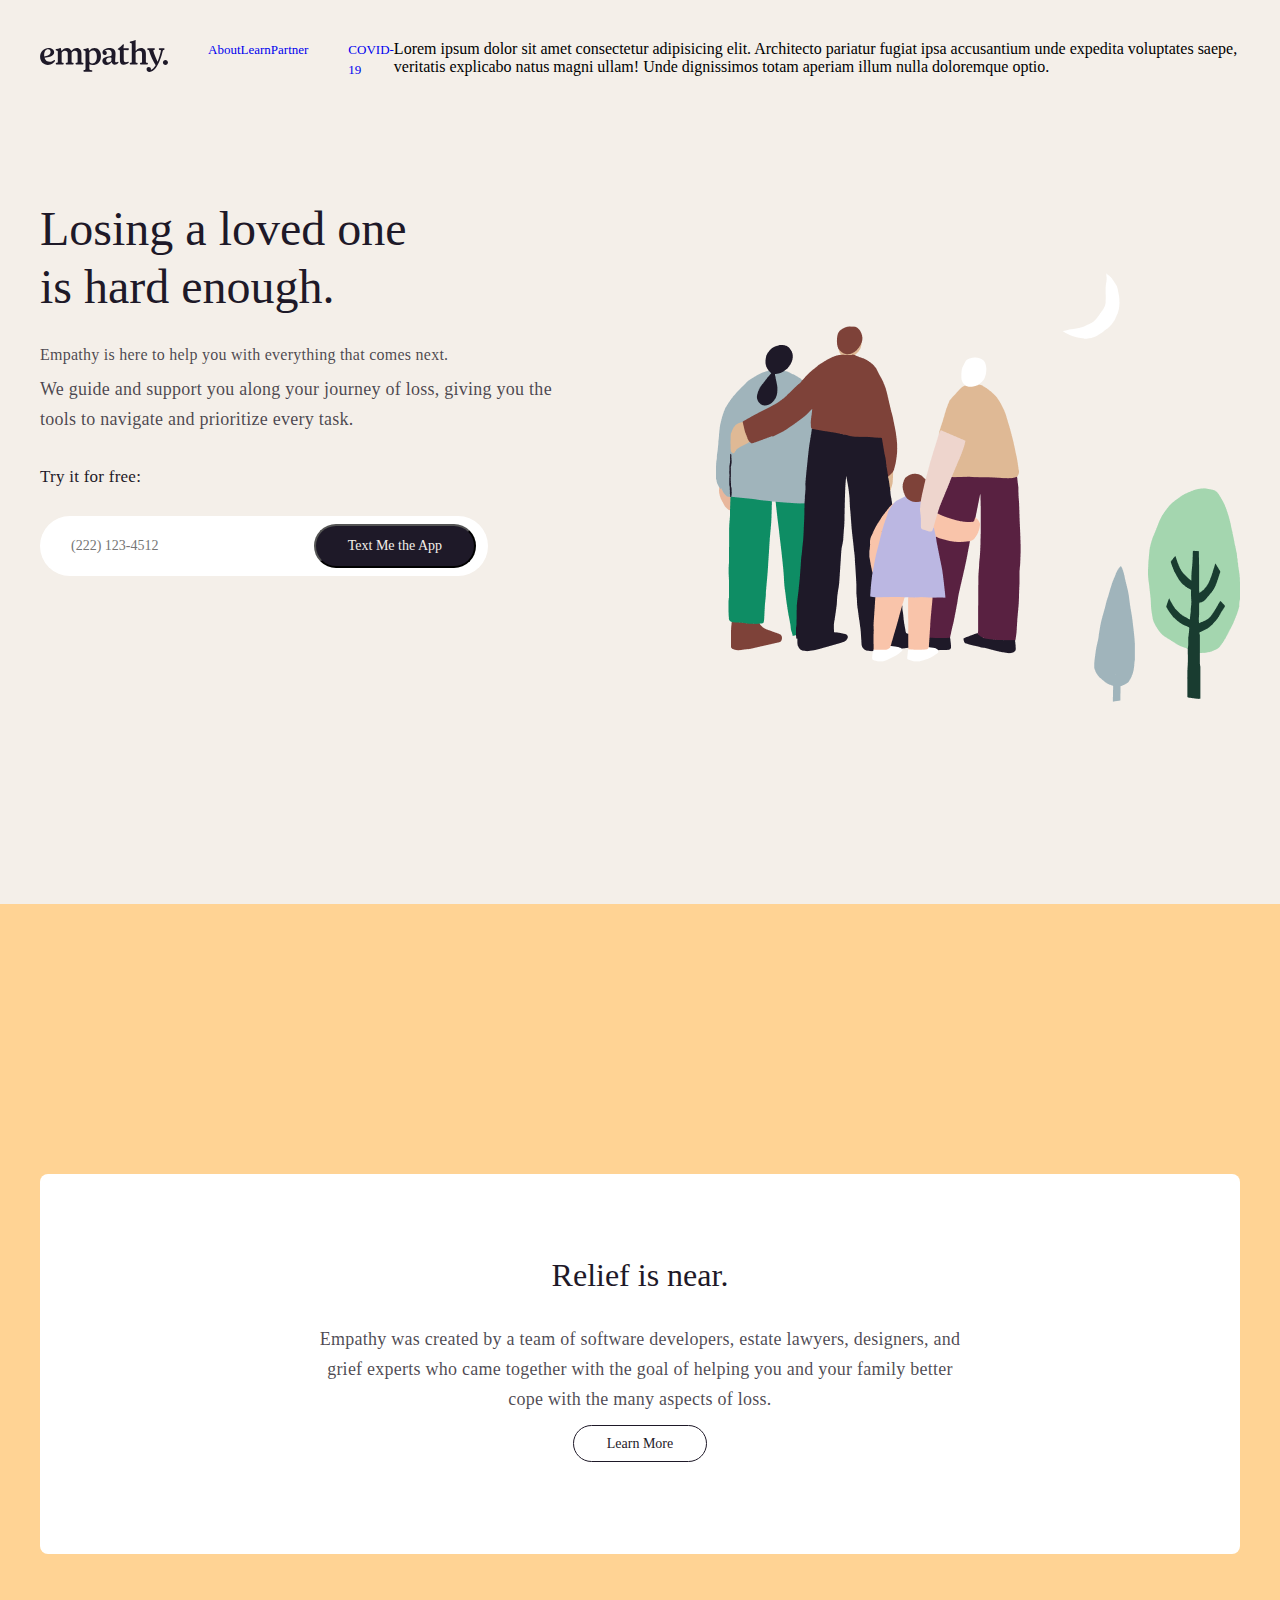
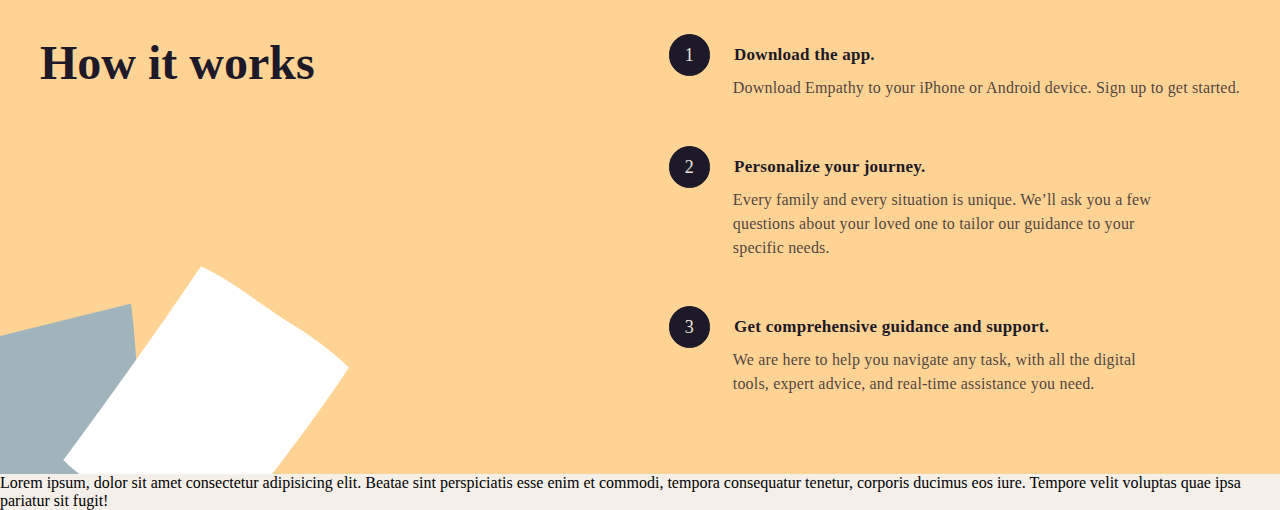
<file: empathy/index.html>
<!DOCTYPE html>
<html lang="en">
<head>
    <meta charset="UTF-8">
    <meta http-equiv="X-UA-Compatible" content="IE=edge">
    <meta name="viewport" content="width=device-width, initial-scale=1.0">
    <title>Document</title>
    <link rel="stylesheet" href="css/style.css">
</head>
<body>
    <header>
        <div class="container d-flex">
            <a href="#">
                <img src="img/logo.svg" alt="logo">
            </a>


            <nav>
                <ul id="navigation">
                    <li style="margin-left: 40px;">
                        <a href="#" class="item_link" >
                        About</a>
                    </li>
                    <li  class="item_link" >
                        <a href="#" class="item_link" >
                        Learn</a>
                    </li>
                    <li  class="item_link" >
                        <a href="#" class="item_link" >
                        Partner</a>
                    </li>
                    <li style="margin-left: 40px;">
                        <a href="#" class="item_link" >
                        COVID-19</a>
                    </li>
                    <li>Lorem ipsum dolor sit amet consectetur adipisicing elit. Architecto pariatur fugiat ipsa accusantium unde expedita voluptates saepe, veritatis explicabo natus magni ullam! Unde dignissimos totam aperiam illum nulla doloremque optio.</li>
                </ul>
            </nav>
        </div>
    </header>
    <main>
        <section style="padding-bottom: 196px;">
            <div style="max-width: 1200px; margin: auto; display: flex; justify-content: space-between">
                <article style="max-width: 549px;">
                    <h1 style="color: #1E1928;
    
                    font-family: Roboto;
                    font-size: 48px;
                    font-style: normal;
                    font-weight: 400;
                    line-height: 58px;
                    margin-bottom: 24px;">
                        Losing a loved one<br>
                        is hard enough.
                    </h1>
                    <p style="margin-bottom: 4px; color: rgba(30, 25, 40, 0.80);
    
                    font-family: Inter;
                    font-size: 16px;
                    font-style: normal;
                    font-weight: 400;
                    line-height: 30px; /* 187.5% */
                    letter-spacing: 0.252px">
                        Empathy is here to help you with everything that comes next.
                    </p>
                    <p style="margin-bottom: 28px;color: rgba(30, 25, 40, 0.80);
    
                        font-family: Inter;
                        font-size: 18px;
                        font-style: normal;
                        font-weight: 400;
                        line-height: 30px; /* 166.667% */
                        letter-spacing: 0.252px;">We guide and support you along your journey of loss, giving you the tools
                        to navigate and prioritize
                        every task.
                    </p>
                    <p style="margin-bottom: 24px; color: #1E1928;
                    font-family: Inter;
                        font-size: 17px;
                        font-style: normal;
                        font-weight: 400;
                        line-height: 30px; /* 176.471% */
                        letter-spacing: 0.252px;">
                        Try it for free:
                    </p>
                    <form action="" method=""
                          style="border-radius: 9999px; background: #FFF; padding: 8px 12px;display: flex; max-width: 448px; justify-content: space-between">
                        <input style="width: 180px; border: none; background-color: transparent; padding: 10px 19px;
                        color: rgba(30, 25, 40, 1);
                        font-family: Inter;
                        font-size: 14px;
                        font-style: normal;
                        outline: none;
                        font-weight: 400;
                        line-height: 20px;  " type="tel" placeholder="(222) 123-4512">
                        <button type="submit" style="
                        padding: 10px 32px;
                        border-radius: 9999px;
                        color: #F4EFE9;
                        text-align: center;
                        font-family: Inter;
                        font-size: 14px;
                        font-style: normal;
                        font-weight: 400;
                        line-height: 20px;
                        background: #1E1928;">Text Me the App</button>
                    </form>
                </article>
                <div style="max-width: 564px;">
                    <img src="img/people.png" style="display: block; width: 100%; padding-top: 73px;" alt="img">
                </div>
            </div>
        </section>
        <section style=" margin: auto; padding-top: 270px; padding-bottom: 78px; background-color: #FFD394; background-image: url('img/bottom.png');
            background-position: bottom -240px left 0px; background-repeat: no-repeat;">
            <div style="max-width: 1200px; min-height: 380px; margin: auto;
            border-radius: 8px; background: #FFF;
            text-align: center;">
                <h3 style=" padding-top: 80px;
                padding-bottom: 28px;
                color: #1E1928;
                text-align: center;
                font-family: Roboto;
                font-size: 32px;
                font-style: normal;
                font-weight: 400;
                line-height: 42px;">Relief is near.</h3>
                <p style="padding-bottom: 20px;
                color: rgba(30, 25, 40, 0.80);
                text-align: center;
                font-family: Inter;
                font-size: 18px;
                font-style: normal;
                font-weight: 400;
                line-height: 30px; /* 166.667% */
                letter-spacing: 0.252px;
                max-width: 653px;
                display: block;
                margin: auto;">
                    Empathy was created by a team of software developers, 
                    estate lawyers, designers, and grief experts who came 
                    together with the goal of helping you and your family 
                    better cope with the many aspects of loss.</p>
                <a href="#" style=
                "background-color: #FFF;
                border-radius: 9999px;
                border: 1px solid #1E1928;
                color: #1E1928;
                padding: 10px 33px;
text-align: center;
font-family: Inter;
font-size: 14px;
font-style: normal;
font-weight: 400;
line-height: 20px;
text-decoration: none;">Learn More</a>
            </div>
                <div style=" max-width: 1200px; 
                margin: auto; 
                display: flex;
                justify-content: space-between;">
                <h3 style="padding-top: 80px ;
                color: #1E1928;
font-family: Roboto;
font-size: 48px;
font-style: normal;
font-weight: 700;
line-height: 58px; /* 120.833% */"
                >How it works</h3>
                <ol style="padding-top: 80px; list-style: none;">
                    <li><div style="display: flex;">
                        <h4 style="background-color: #1E1928;
                        border: solid 1px #1E1928;
                        border-radius: 9999px;
                        padding: 7px 15px;
                        color: #EDE6DD;
text-align: center;
font-family: Inter;
font-size: 18px;
font-style: normal;
font-weight: 400;
line-height: 26px; /* 144.444% */
letter-spacing: 0.252px;">
                        1</h4>
                        <h5 style="padding: 8px 24px;
                        color: #1E1928;
font-family: Inter;
font-size: 17px;
font-style: normal;
font-weight: 700;
line-height: 26px; /* 152.941% */
letter-spacing: 0.252px;"
                        >Download the app.</5>
                    </div>
                    <p style=" padding-left:64px;
                    color: rgba(30, 25, 40, 0.80);
font-family: Inter;
font-size: 16px;
font-style: normal;
font-weight: 400;
line-height: 24px; /* 150% */
letter-spacing: 0.176px;
max-width: 502 px;">
                        Download Empathy to your iPhone or Android device. Sign up to
                        get started.</p>

                </li>
                <li style="margin-top: 46px;">
                    <div style="display: flex;">
                    <h4 style="background-color: #1E1928;
                    border: solid 1px #1E1928;
                    border-radius: 9999px;
                    padding: 7px 15px;
                    color: #EDE6DD;
text-align: center;
font-family: Inter;
font-size: 18px;
font-style: normal;
font-weight: 400;
line-height: 26px; /* 144.444% */
letter-spacing: 0.252px;">2</h4>
                    <h5 style="padding: 8px 24px;
                    color: #1E1928;
font-family: Inter;
font-size: 17px;
font-style: normal;
font-weight: 700;
line-height: 26px; /* 152.941% */
letter-spacing: 0.252px;">Personalize your journey.</h5></div>
                    <p style=" padding-left:64px;
                    color: rgba(30, 25, 40, 0.80);
font-family: Inter;
font-size: 16px;
font-style: normal;
font-weight: 400;
line-height: 24px; /* 150% */
letter-spacing: 0.176px;
max-width: 502px;">Every family and every situation is unique. 
                        We’ll ask you a few questions
                         about your 
                        loved one to tailor our guidance to your 
                        specific needs.</p>
                </li>
                <li style="margin-top: 46px;">
                    <div style="display: flex;">
                    <h4 style="background-color: #1E1928;
                    border: solid 1px #1E1928;
                    border-radius: 9999px;
                    padding: 7px 15px;
                    color: #EDE6DD;
text-align: center;
font-family: Inter;
font-size: 18px;
font-style: normal;
font-weight: 400;
line-height: 26px; /* 144.444% */
letter-spacing: 0.252px;">3</h4>
                    <h5 style="padding: 8px 24px;
                    color: #1E1928;
font-family: Inter;
font-size: 17px;
font-style: normal;
font-weight: 700;
line-height: 26px; /* 152.941% */
letter-spacing: 0.252px;">Get comprehensive guidance and support.</h5></div>
                    <p style=" padding-left:64px;
                    color: rgba(30, 25, 40, 0.80);
font-family: Inter;
font-size: 16px;
font-style: normal;
font-weight: 400;
line-height: 24px; /* 150% */
letter-spacing: 0.176px;
max-width: 502px;"
>We are here to help you navigate any task, 
                        with all the digital 
                        tools, expert advice, 
                        and real-time assistance you need.</p>
                </li>
            </ol>
            </div>
    </section>
    <section>
Lorem ipsum, dolor sit amet consectetur adipisicing elit. Beatae sint perspiciatis esse enim et commodi, tempora consequatur tenetur, corporis ducimus eos iure. Tempore velit voluptas quae ipsa pariatur sit fugit!
    </section>
</main>
</body>
</html>
</file>
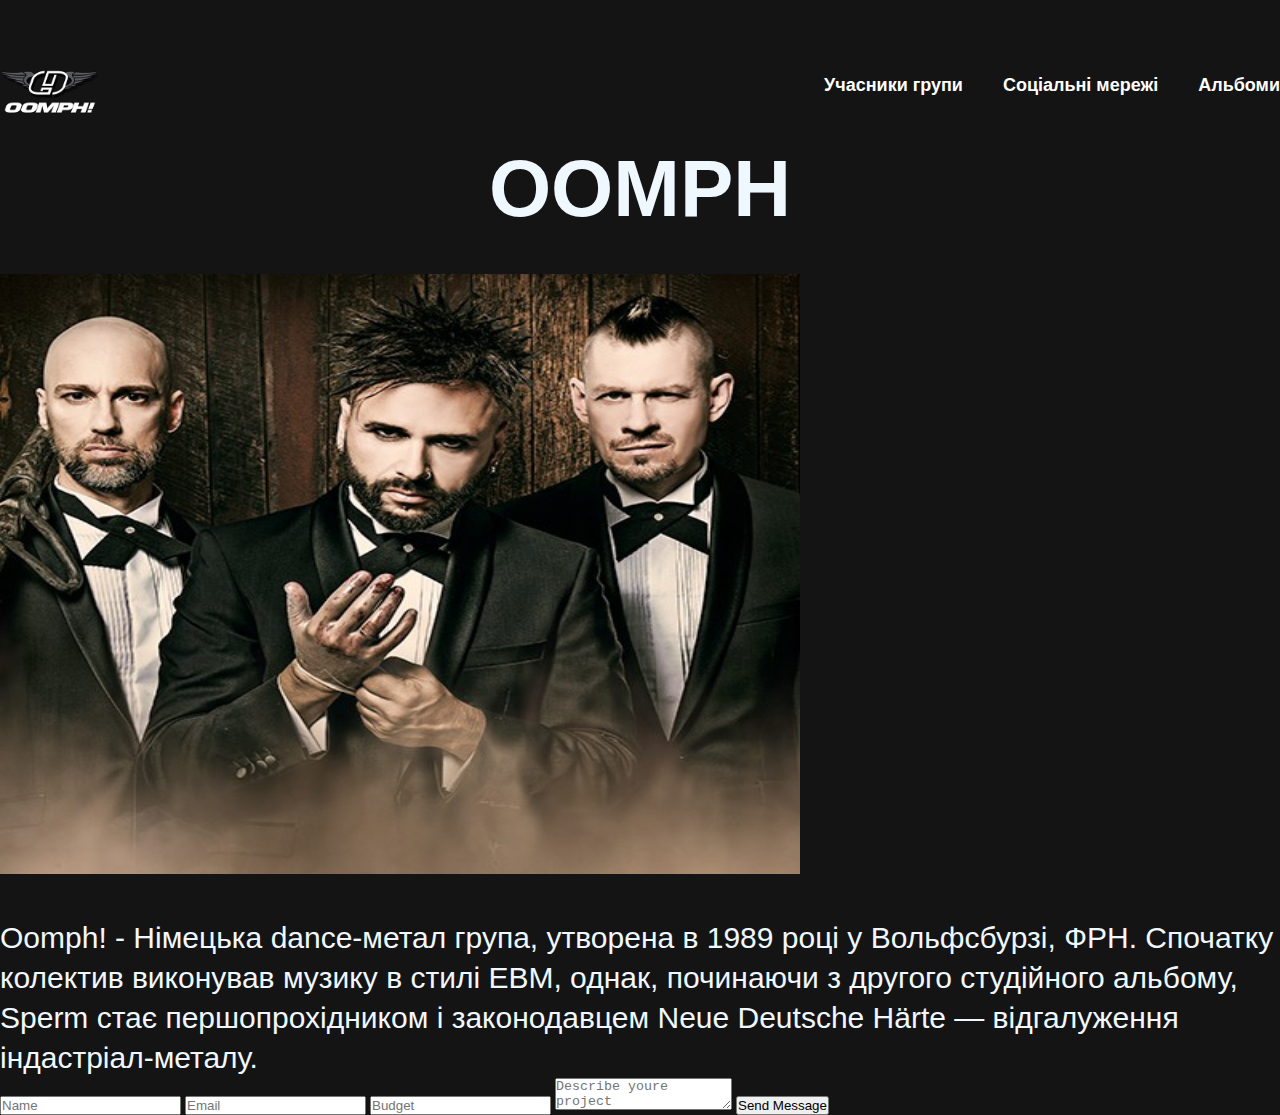
<file: HW1/index.html>
<!DOCTYPE html>
<html lang="en">
<head>
    <meta charset="UTF-8">
    <meta name="viewport" content="width=device-width, initial-scale=1.0">
    <title>Oomph</title>
    <link rel="stylesheet" href="style.css">
</head>
<body>
    <header>
        <div class="header">
            <a href = "index.html">
                <img src="img/logo.png" alt="logo">
            </a>

            <nav>
                <ul>
                    <li>
                        <a href="pages/about/index.html">
                            Учасники групи
                        </a>
                    </li>
                    <li>
                        <a href="pages/contact/index.html">
                            Соціальні мережі
                        </a>
                    </li>
                    <li>
                        <a href="pages/gallery/index.html">
                            Альбоми
                        </a>
                    </li>
                </ul>
            </nav>
        </div>
    </header>
    <main>
        <h1>OOMPH</h1>
        <img src="img/oomph.jpg" alt="Oomph" class="group">
        <p>Oomph! - Німецька dance-метал група, утворена в 1989 році у Вольфсбурзі, 
            ФРН. Спочатку колектив виконував музику в стилі EBM, однак, починаючи з 
            другого студійного альбому, Sperm стає першопрохідником і законодавцем 
            Neue Deutsche Härte — відгалуження індастріал-металу.
        </p>
    </main>
    <footer>
        <div class="footer" action="#">
            <form name="offer">
                    <input type="text" name="given_name" placeholder="Name" class="given_name">
                    <input type="text" name="email" placeholder="Email" class="email" >
                    <input type="text" name="budget" placeholder="Budget" class="budget" >
                    <textarea name="describe" id="describe" placeholder="Describe youre project"></textarea>
                    <button>Send Message</button>
            </form>
        </div>
    </footer>
</body>
</html>
</file>
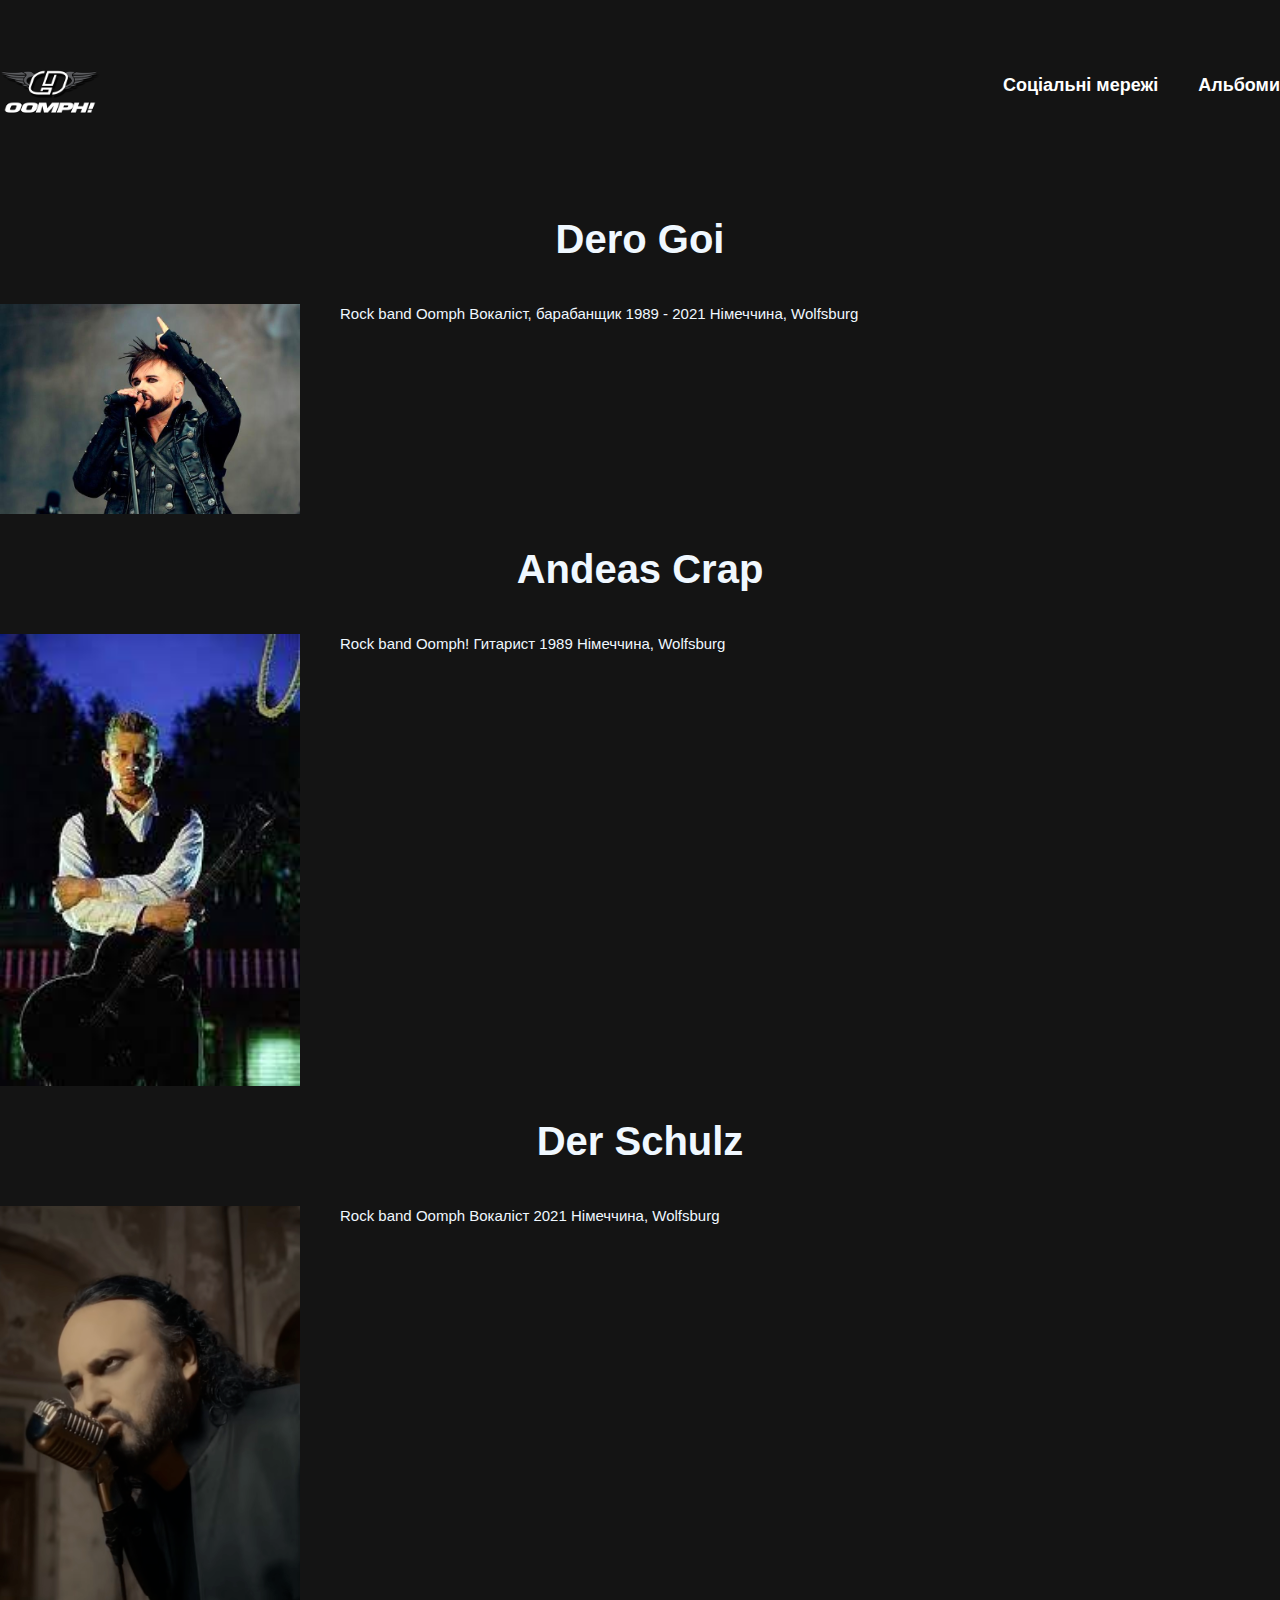
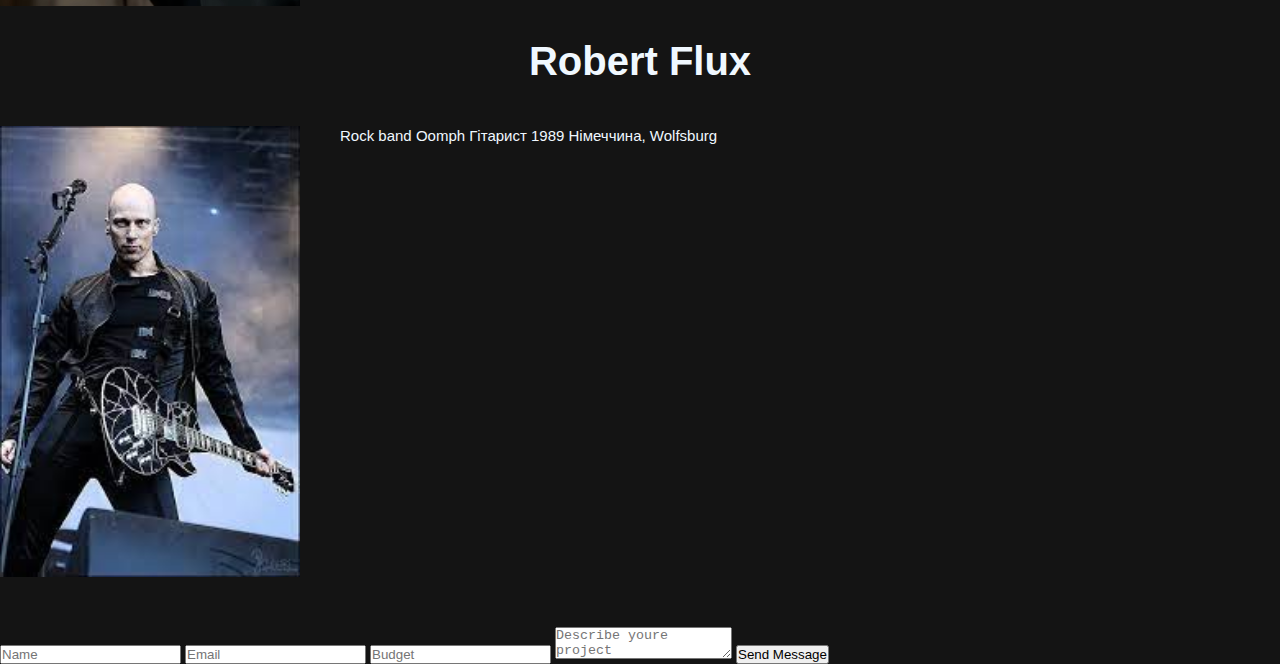
<file: HW1/pages/about/index.html>
<!DOCTYPE html>
<html lang="en">
<head>
    <meta charset="UTF-8">
    <meta name="viewport" content="width=device-width, initial-scale=1.0">
    <title>Oomph</title>
    <link rel="stylesheet" href="style.css">
</head>
<body>
    <header>
        <div class="header">
            <a href = "../../index.html ">
                <img src="../../img/logo.png" alt="logo" class="logo">
            </a>

            <nav>
                <ul>
                    <li>
                        <a href="../contact/index.html">
                            Соціальні мережі
                        </a>
                    </li>
                    <li>
                        <a href="../gallery/index.html">
                            Альбоми
                        </a>
                    </li>
                </ul>
            </nav>
        </div>
    </header>
    <main>
        <section>
            <h3>Dero Goi</h3>
            <article>
                <img src="../../img/Dero_Goi.jpg" alt="Dero Goi">
                <p>
                    Rock band Oomph
                    Вокаліст, барабанщик
                    1989 - 2021
                    Німеччина, Wolfsburg
                </p>
            </article>
            <h3>Andeas Crap</h3>
            <article>
                <img src="../../img/andeas_crap.jfif" alt="Andeas Crap">
                <p>
                    Rock band Oomph!
                    Гитарист
                    1989	
                    Німеччина, Wolfsburg</p>
            </article>
            <h3> Der Schulz</h3>
            <article>
                <img src="../../img/der_schulz.png" alt="Der Schulz">
                <p>
                    Rock band Oomph
                    Вокаліст
                    2021
                    Німеччина, Wolfsburg
                </p>
            </article>
            <h3> Robert Flux</h3>
            <article>
                <img src="../../img/robert_flux.jfif" alt="Robert Flux">
                <p>
                    Rock band Oomph
                    Гітарист
                    1989
                    Німеччина, Wolfsburg
                </p>
            </article>
        </section>
    </main>
    <footer>
        <div class="footer" action="#">
            <form name="offer">
                    <input type="text" name="given_name" placeholder="Name" class="given_name">
                    <input type="text" name="email" placeholder="Email" class="email" >
                    <input type="text" name="budget" placeholder="Budget" class="budget" >
                    <textarea name="describe" id="describe" placeholder="Describe youre project"></textarea>
                    <button>Send Message</button>
            </form>
        </div>
    </footer>
</body>
</html>
</file>
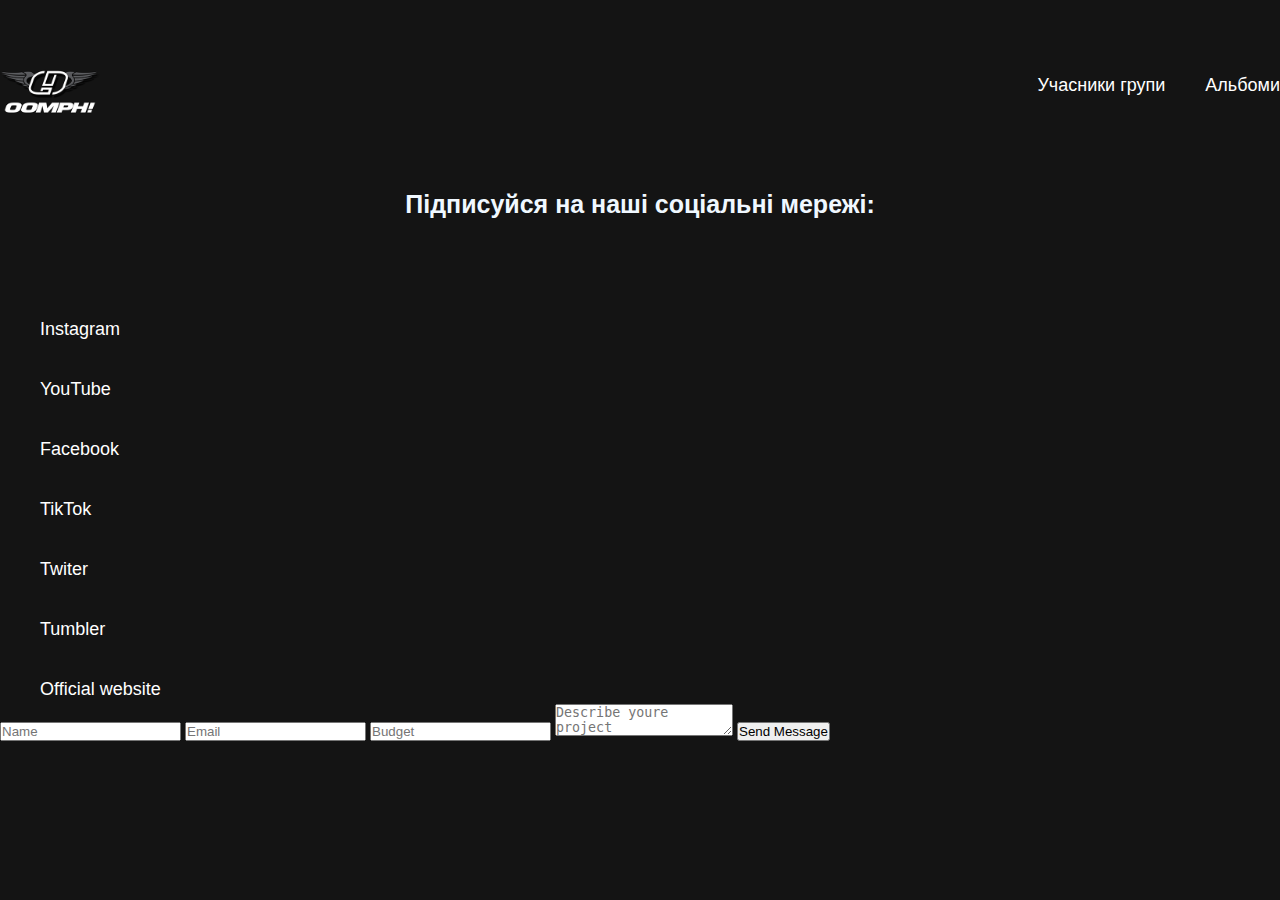
<file: HW1/pages/contact/index.html>
<!DOCTYPE html>
<html lang="en">
<head>
    <meta charset="UTF-8">
    <meta name="viewport" content="width=device-width, initial-scale=1.0">
    <title>Oomph</title>
    <link rel="stylesheet" href="style.css">
</head>
<body>
    <header>
        <div class="header">
            <a href = "../../index.html">
                <img src="../../img/logo.png" alt="logo">
            </a>

            <nav>
                <ul class="navigation">
                    <li>
                        <a href="../../pages/about/index.html">
                            Учасники групи
                        </a>
                    </li>
                    <li>
                        <a href="../../pages/gallery/index.html">
                            Альбоми
                        </a>
                    </li>
                </ul>
            </nav>
        </div>
    </header>
    <main>
        <h2>Підписуйся на наші соціальні мережі:</h2>
        <ul>
            <li>
                <a href="https://www.instagram.com/oomphband/">Instagram</a>
            </li>
            <li>
                <a href="https://www.youtube.com/channel/UC4u1M7OPAeDls-l8hQOjeng">YouTube</a>
            </li>
            <li>
                <a href="https://www.facebook.com/oomphband/?locale=ru_RU">Facebook</a>
            </li>
            <li>
                <a href="https://www.tiktok.com/@oomphband?fbclid=IwAR1QQAsHShDxjIrqPYHdvogFLCCUJJyLYRr8q3cxkyugkU2G8rcZ9Bi6SYg"> TikTok</a>
            </li>
            <li>
                <a href="https://twitter.com/oomphband?fbclid=IwAR0ZIDk7TVNuTySzvOYchfP1UGWplgzznWOeoZsBYsUNzj4NiF8GQ3Hxuac"> Twiter</a>
            </li>
            <li>
                <a href="https://oomphband.tumblr.com/?fbclid=IwAR2XvTYPNxmxfv67MMA25Fb5gBDpqtPrs2BYcXRMFRpqiJEZxDi4jbjYkyw">Tumbler</a>
            </li>
            <li>
                <a href="https://www.oomph.de/?fbclid=IwAR0ZIDk7TVNuTySzvOYchfP1UGWplgzznWOeoZsBYsUNzj4NiF8GQ3Hxuac">Official website</a>
             </li>
        </ul>
    </main>
    <footer>
        <div class="footer" action="#">
            <form name="offer">
                    <input type="text" name="given_name" placeholder="Name" class="given_name">
                    <input type="text" name="email" placeholder="Email" class="email" >
                    <input type="text" name="budget" placeholder="Budget" class="budget" >
                    <textarea name="describe" id="describe" placeholder="Describe youre project"></textarea>
                    <button>Send Message</button>
            </form>
        </div>
    </footer>
    </body>
    </html>
</file>
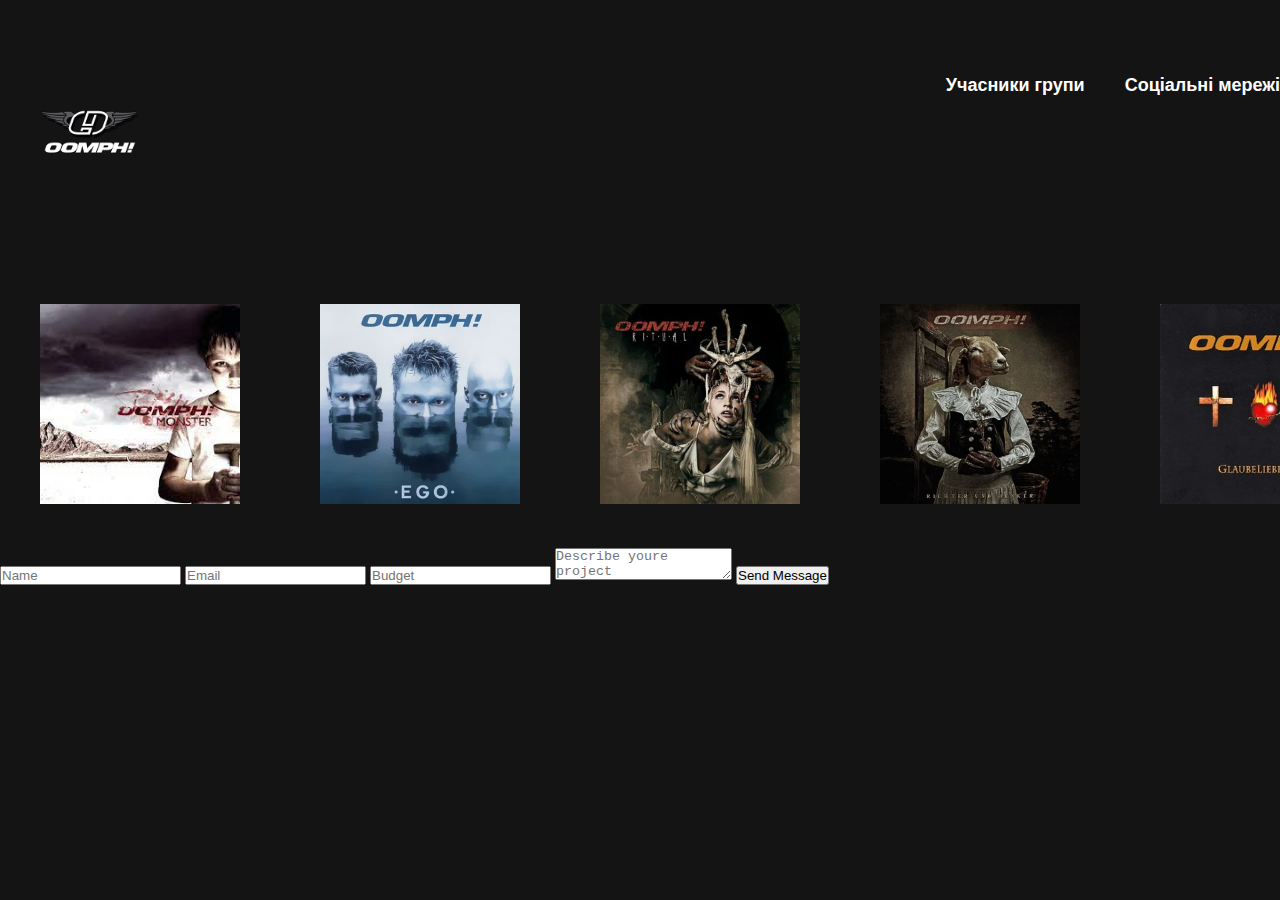
<file: HW1/pages/gallery/index.html>
<!DOCTYPE html>
<html lang="en">
<head>
    <meta charset="UTF-8">
    <meta name="viewport" content="width=device-width, initial-scale=1.0">
    <title>Oomph</title>
    <link rel="stylesheet" href="style.css">
</head>
<body>
    <header>
        <div class="header">
            <a href = "../../index.html">
                <img src="../../img/logo.png" alt="logo" class="logo">
            </a>

            <nav>
                <ul>
                    <li>
                        <a href="../../pages/about/index.html">
                            Учасники групи
                        </a>
                    </li>
                    <li>
                        <a href="../../pages/contact/index.html">
                            Соціальні мережі
                        </a>
                    </li>
                </ul>
            </nav>
        </div>
    </header>
    <main>
        <section>
            <article>
                <img src="../../img/album1.jfif" alt="album1">
            </article>
            <article>
                <img src="../../img/album2.webp" alt="album2">
            </article>
            <article>
                <img src="../../img/album3.jpg" alt="album3">
            </article>
            <article>
                <img src="../../img/album4.webp" alt="album4">
            </article>
            <article>
                <img src="../../img/album5.jpeg" alt="album5">
            </article>
        </section>
    </main>
    <footer>
        <div class="footer" action="#">
            <form name="offer">
                    <input type="text" name="given_name" placeholder="Name" class="given_name">
                    <input type="text" name="email" placeholder="Email" class="email" >
                    <input type="text" name="budget" placeholder="Budget" class="budget" >
                    <textarea name="describe" id="describe" placeholder="Describe youre project"></textarea>
                    <button>Send Message</button>
            </form>
        </div>
    </footer>
</body>
</html>
</file>
<file: empathy/css/style.css>
*{
    padding: 0;
    margin: 0;
    box-sizing: border-box;
}
body{
    background-color: #f4efe9;
}
header{
    padding: 40px 0; 
    margin-bottom: 80px;
}
.container{
    max-width: 1200px; 
    margin: auto; }
.d-flex{
    display: flex; 
    justify-content: space-between;
}
#navigation{
    display:flex; 
    list-style: none;
}
.item_link{
    text-decoration: none; 
    font-family: inter;
    font-size: 13px;
    font-style: normal;
    font-weight: 400;
    line-height: 20px;
}
</file>
<file: HW1/style.css>
*{
    padding: 0;
    margin: 0;
    box-sizing: border-box;
}

body {
    background-color:rgb(20, 20, 20);
}
header{
    padding: 40px 0;
}
.header {
    max-width: 1300px;
    margin: auto;
    display: flex;
    justify-content: space-between;
}
main{
    max-width: 1300px
}
img {
    width: 100px;
    height: 100px;
}
ul{
    display: flex;
    list-style: none;
}
li {
    margin-left: 40px;
    margin-top: 30px;
    font-family:'Trebuchet MS', 'Lucida Sans Unicode', 'Lucida Grande', 'Lucida Sans', Arial, sans-serif;
    font-weight: 800;
    line-height: 30px;
    font-style: normal;
    font-size: 18px;
}
a{
    color: white;
    text-decoration: none;
}
.group{
    width: 800px;
    height: 600px;
    text-align: center;
    margin-bottom: 40px;
}
h1{
    color: aliceblue;
    text-align: center;
    margin-bottom: 80px;
    font-family: 'Trebuchet MS', 'Lucida Sans Unicode', 'Lucida Grande', 'Lucida Sans', Arial, sans-serif;
    font-weight: 800;
    line-height: 10px;
    font-style: normal;
    font-size: 80px;
}
p{
    color: aliceblue;
    font-family: 'Trebuchet MS', 'Lucida Sans Unicode', 'Lucida Grande', 'Lucida Sans', Arial, sans-serif;
    font-weight: 400;
    line-height: 40px;
    font-style: normal;
    font-size: 30px;
}
</file>
<file: HW1/pages/about/style.css>
*{
    padding: 0;
    margin: 0;
    box-sizing: border-box;
}

body {
    background-color:rgb(20, 20, 20);
}
header{
    padding: 40px 0;
}
.header {
    max-width: 1300px;
    margin: auto;
    display: flex;
    justify-content: space-between;
}
.logo {
    width: 100px;
    height: 100px;
}
ul{
    display: flex;
    list-style: none;
}
li {
    margin-left: 40px;
    margin-top: 30px;
    font-family:'Trebuchet MS', 'Lucida Sans Unicode', 'Lucida Grande', 'Lucida Sans', Arial, sans-serif;
    font-weight: 800;
    line-height: 30px;
    font-style: normal;
    font-size: 18px;
}
main{
    max-width: 1300px
}
a{
    color: white;
    text-decoration: none;}
article{
    display: flex;
    color: aliceblue;
}
img{
    width: 300px;
    height: auto;
    margin-bottom: 50px;
}
p{
    margin-left: 40px;
    font-family: 'Trebuchet MS', 'Lucida Sans Unicode', 'Lucida Grande', 'Lucida Sans', Arial, sans-serif;
    font-weight: 400;
    line-height: 19px;
    font-style: normal;
    font-size: 15px;
}
h3{
    color: aliceblue;
    text-align: center;
    margin-bottom: 60px;
    font-family: 'Trebuchet MS', 'Lucida Sans Unicode', 'Lucida Grande', 'Lucida Sans', Arial, sans-serif;
    font-weight: 800;
    line-height: 10px;
    font-style: normal;
    font-size: 40px;
}
</file>
<file: HW1/pages/contact/style.css>
*{
    padding: 0;
    margin: 0;
    box-sizing: border-box;
}

body {
    background-color:rgb(20, 20, 20);
}
header{
    padding: 40px 0;
}
.header {
    max-width: 1300px;
    margin: auto;
    display: flex;
    justify-content: space-between;
}
img {
    width: 100px;
    height: 100px;
}
.navigation{
    display: flex;
    list-style: none;
}
li {
    margin-left: 40px;
    margin-top: 30px;
    font-family:'Trebuchet MS', 'Lucida Sans Unicode', 'Lucida Grande', 'Lucida Sans', Arial, sans-serif;
    font-weight: 400;
    line-height: 30px;
    font-style: normal;
    font-size: 18px;
}
a{
    color: white;
    text-decoration: none;}
ul{
    list-style: none;
}
h2{
    text-align: center;
    color: aliceblue;
    margin-bottom: 90px;
    font-family:'Trebuchet MS', 'Lucida Sans Unicode', 'Lucida Grande', 'Lucida Sans', Arial, sans-serif;
    font-weight: 800;
    line-height: 40px;
    font-style: normal;
    font-size: 25px;

}
</file>
<file: HW1/pages/gallery/style.css>
*{
    padding: 0;
    margin: 0;
    box-sizing: border-box;
}

body {
    background-color:rgb(20, 20, 20);
}
header{
    padding: 40px 0;
}
.header {
    max-width: 1300px;
    margin: auto;
    display: flex;
    justify-content: space-between;
}
.logo {
    width: 100px;
    height: 100px;
}
ul{
    display: flex;
    list-style: none;
}
li {
    margin-left: 40px;
    margin-top: 30px;
    font-family:'Trebuchet MS', 'Lucida Sans Unicode', 'Lucida Grande', 'Lucida Sans', Arial, sans-serif;
    font-weight: 800;
    line-height: 30px;
    font-style: normal;
    font-size: 18px;
}
a{
    color: white;
    text-decoration: none;}
section{
    display: flex;
    }
    img {
        width: 200px;
        height: 200px;
        margin: 40px;}
main{
        max-width: 1300px
}
</file>
